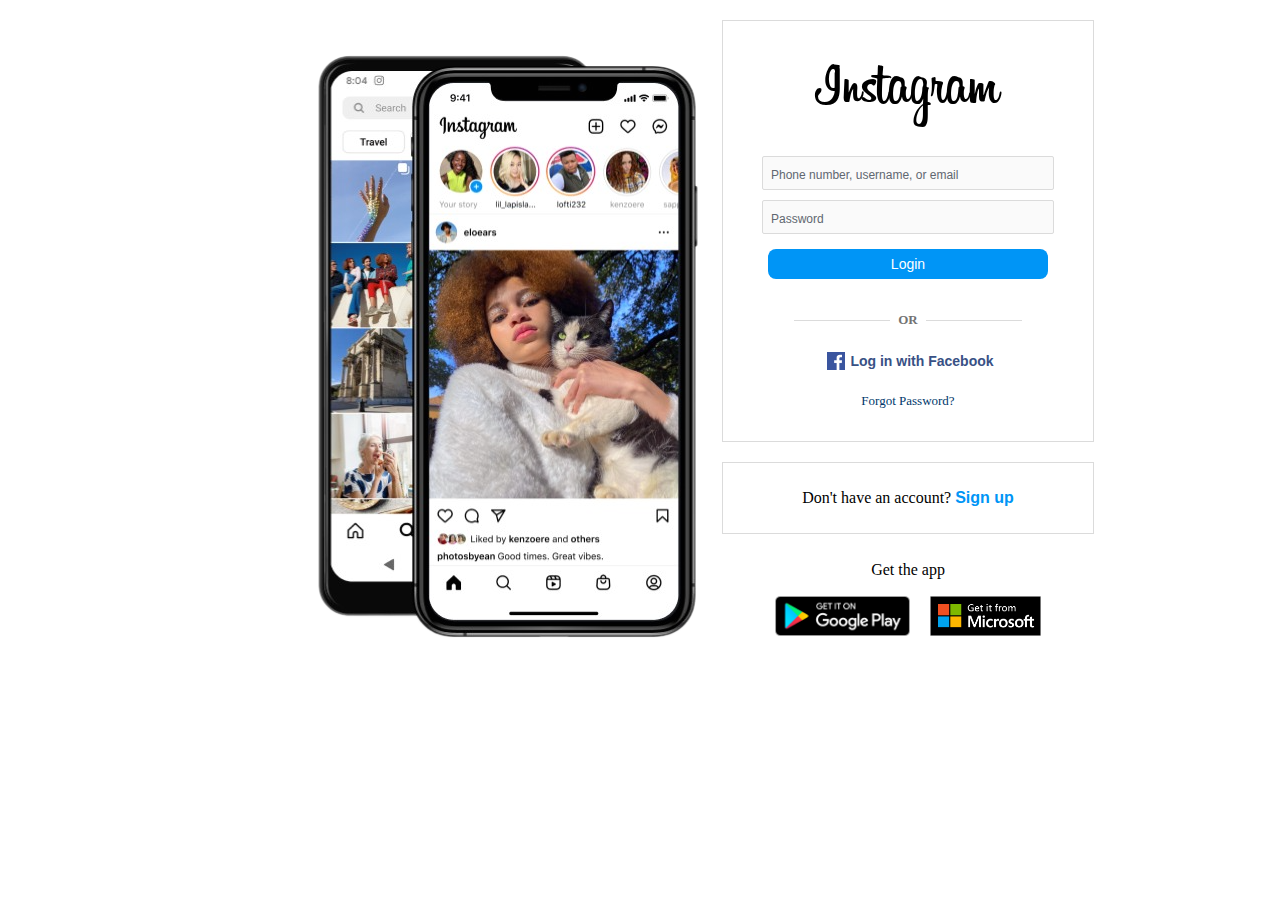
<file: projects/instagram_login/index.html>
<!DOCTYPE html>
<html>
<head>
	<meta charset="utf-8">
	<meta name="viewport" content="width=device-width, initial-scale=1">
	<title></title>
	<style>
		@font-face {
		    font-family: Billabong;
		    src: url(./assets/Billabong.ttf);
		}
		body{
			margin: 0;
			padding: 0;
			box-sizing: border-box;
			display: flex;
			flex-direction: column;
		    width: 100%;
		    height: auto;
		    justify-content: center;
		    align-items: center;
		    text-decoration: none;
		}

		.container{
			width: 80%;
			margin: auto 10%;
			display: flex;
			justify-content: center;
			align-items: center;
			margin: 20px auto;
		}

		.form-box{
			display: flex;
			flex-direction: column;
			align-items: center;
			justify-content: center;
		}


		.form-container{
			width: 350px;
			border: 1px solid #dbdbdb;
			display: flex;
			flex-direction: column;
			justify-content: center;
			align-items: center;
			padding: 10px;

		}

		.text-logo{
			font-family: Billabong;
			font-size: 60px;
			font-weight: 500;
			line-height: 40px;
		}

		.input-box{
			width: 100%;
			margin: 5px auto;
			display: flex;
			align-items: stretch;
			justify-content: center;
		}

		input{
			background: #fafafa;
			border: 1px solid #dbdbdb;
			outline: none;
			width: 80%;
			overflow: hidden;
			padding: 9px 2px 7px 8px;
			text-overflow: ellipsis;
			color: black;
			font-size: 14px;
			border-radius: 2px;
		}

		input::placeholder{
			color: #606770;
			font-size: 12px;
		}

		.btn-box{
			width: 80%;
			display: flex;
			align-items: stretch;
			justify-content: center;
		}

		.login-btn{
			background: #0095f6;
			border: none;
			border-radius: 8px;
			width: 100%;
			padding: 7px 16px;
			font-size: 14px;
			color: white;
			margin: 10px auto;
		}

		.divider-box{
			width: 70%;
			display: flex;
			align-items: center;
			justify-content: center;
			text-transform: uppercase;
			font-size: .8123rem;
			font-weight: 600;
			color: #737373;
			padding: 10px auto;
			margin: 10px auto;
		}

		.divider-line{
			height: 1px;
			width: 100%;
			background: #dbdbdb;
			margin: 5px 8px;

		}

		.fb-btn{
			background: transparent;
			color: #385185;
			display: flex;
			align-items: center;
			border: none;
			font-size: 14px;
			font-weight: 600;
			cursor: pointer;

		}

		.login-oath{
			display: flex;
			flex-direction: column;
			justify-content: center;
			align-items: center;
		}

		.fb-btn > img{
			width: 18px;
			margin: auto 5px;
		}

		.forgot-password{
			font-size: 13px;
			color: #00376b;
			line-height: 60px;
			font-weight: 400;
			text-align: center;
			word-break: break-word;
			text-decoration: none;

		}

		.sign-up{
			width: 350px;
			border: 1px solid #dbdbdb;
			display: flex;
			flex-direction: column;
			justify-content: center;
			align-items: center;
			padding: 10px;
			color: black;
			margin-top: 20px;
			font-size: 14;
			font-weight: 400;
		}

		.sign-up-link{
			font-weight: 600;
			text-decoration: none;
			color: #0095f6;
			font-family: sans-serif;
		}

		.get-app{
			width: 350px;
			display: flex;
			flex-direction: column;
			justify-content: center;
			align-items: center;
			padding: 10px;
			line-height: 60px;
		}

		.action-text{
			line-height: 20px;
		}

		.stores{
			display: flex;
			align-items: center;
			justify-content: center;
		}

		.store-link{
			text-decoration: none;
			margin: auto 10px;
		}

		.store-link > img{
			height: 40px;
			overflow-clip-margin: content-box;
			overflow: clip;
			border: 0;

		}

		@media screen and (max-width: 920px){
			.img-container{
				display: none;
			}
		}

	</style>
</head>
<body>
<div class="container">
    <div class="img-container">
    	<img src="./assets/insta.png">
    </div>
   <div class="form-box">
    <form class="form-container">
    	<h1 class="text-logo">Instagram</h1>
    	
    	<div class="input-box">
    		<input type="text" placeholder="Phone number, username, or email" name="">
    	</div>

    	<div class="input-box">
    		<input type="password" placeholder="Password" name="">
    	</div>
    	<div class="btn-box">
         <button class="login-btn">Login</button>
        </div>

        <div class="divider-box">
        	<div class="divider-line"></div>
        	<p>or</p>
        	<div class="divider-line"></div>
        </div>

        <div class="login-oath">
        	<button class="fb-btn">
        		<img src="./assets/fb-icon.png">
        		<span>Log in with Facebook</span>
        	</button>
        	<a href="#" class="forgot-password">Forgot Password?</a>
        </div>
    </form>	

        <div class="sign-up">
        	<p>Don't have an account? <a class="sign-up-link" href="#">Sign up</a></p>
        </div>


        <div class="get-app">
        	<p class="action-text">Get the app</p>
        	<div class="stores">
        		<a class="store-link">
        			<img src="./assets/play-icon.png">
        		</a>
        		<a class="store-link">
        			<img src="./assets/ms-icon.png">
        		</a>
        	</div>
        </div>
</div>

</div>


</body>
</html>
</file>
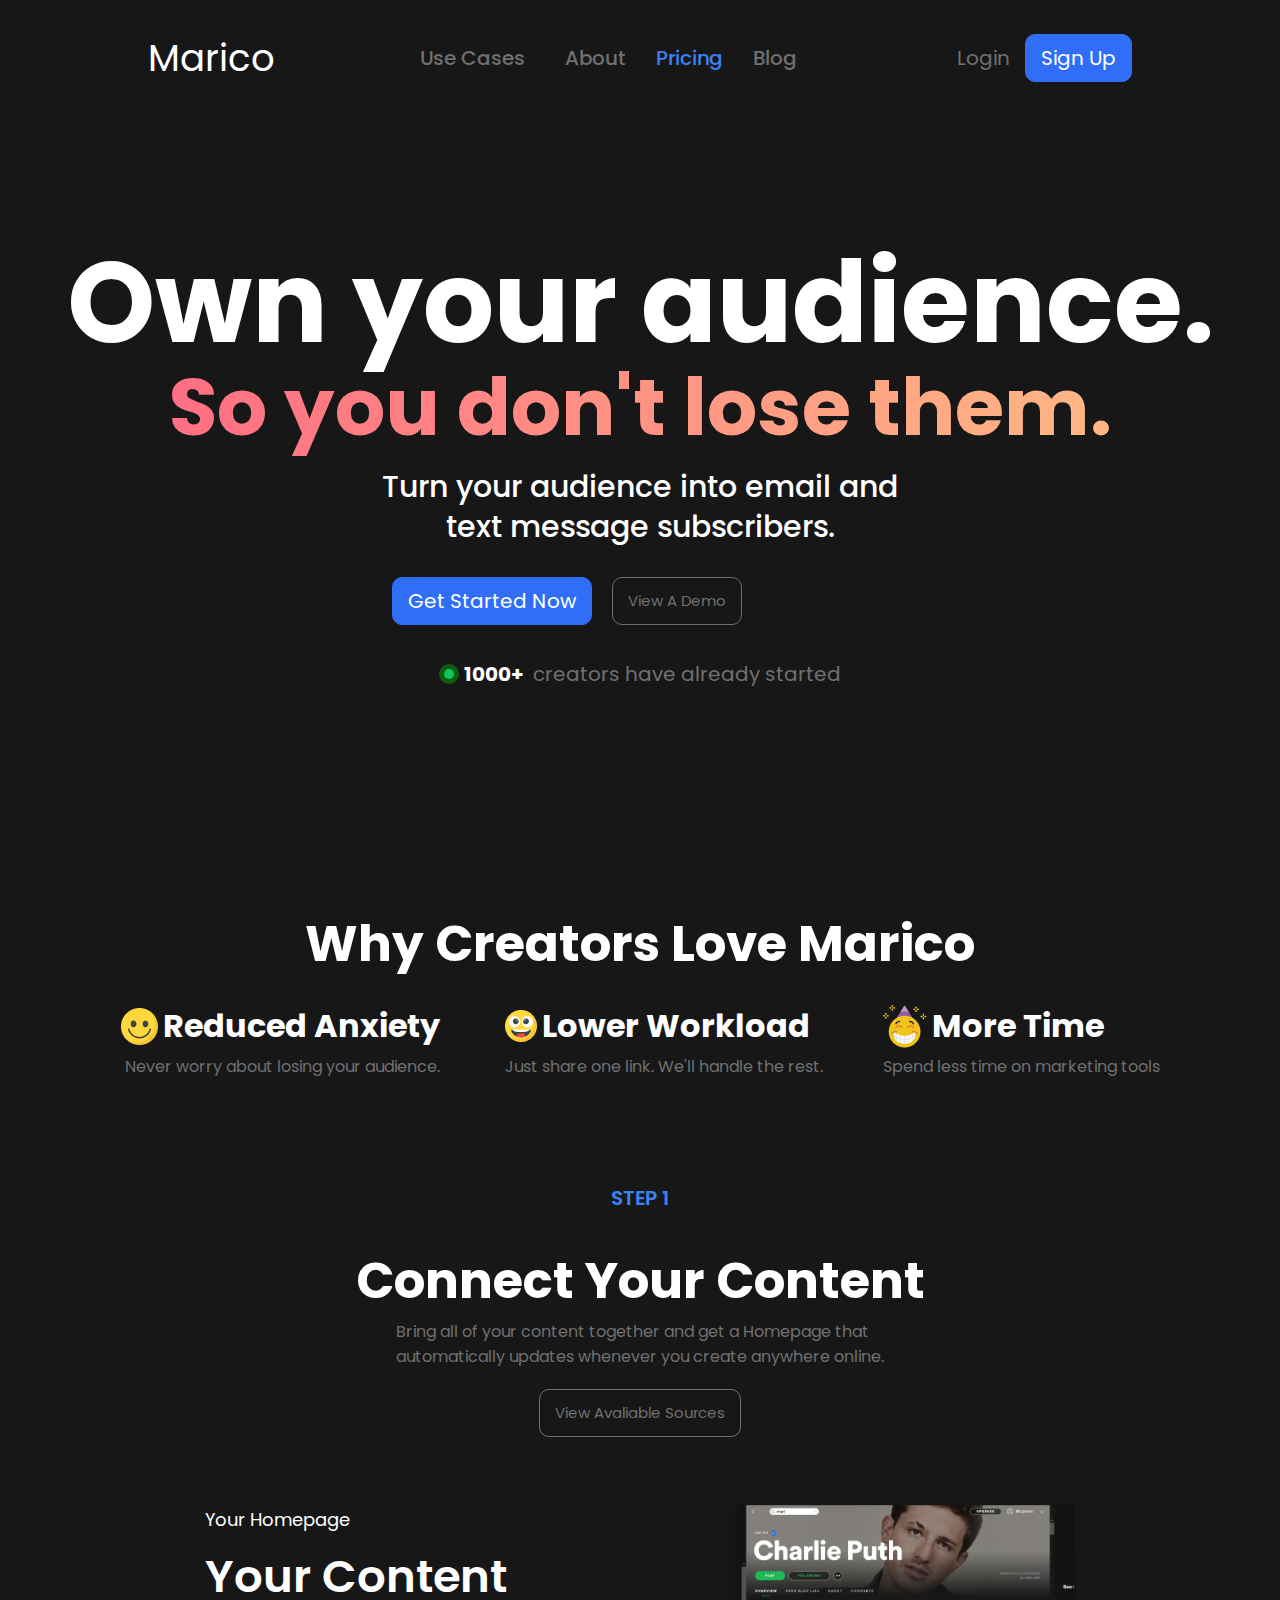
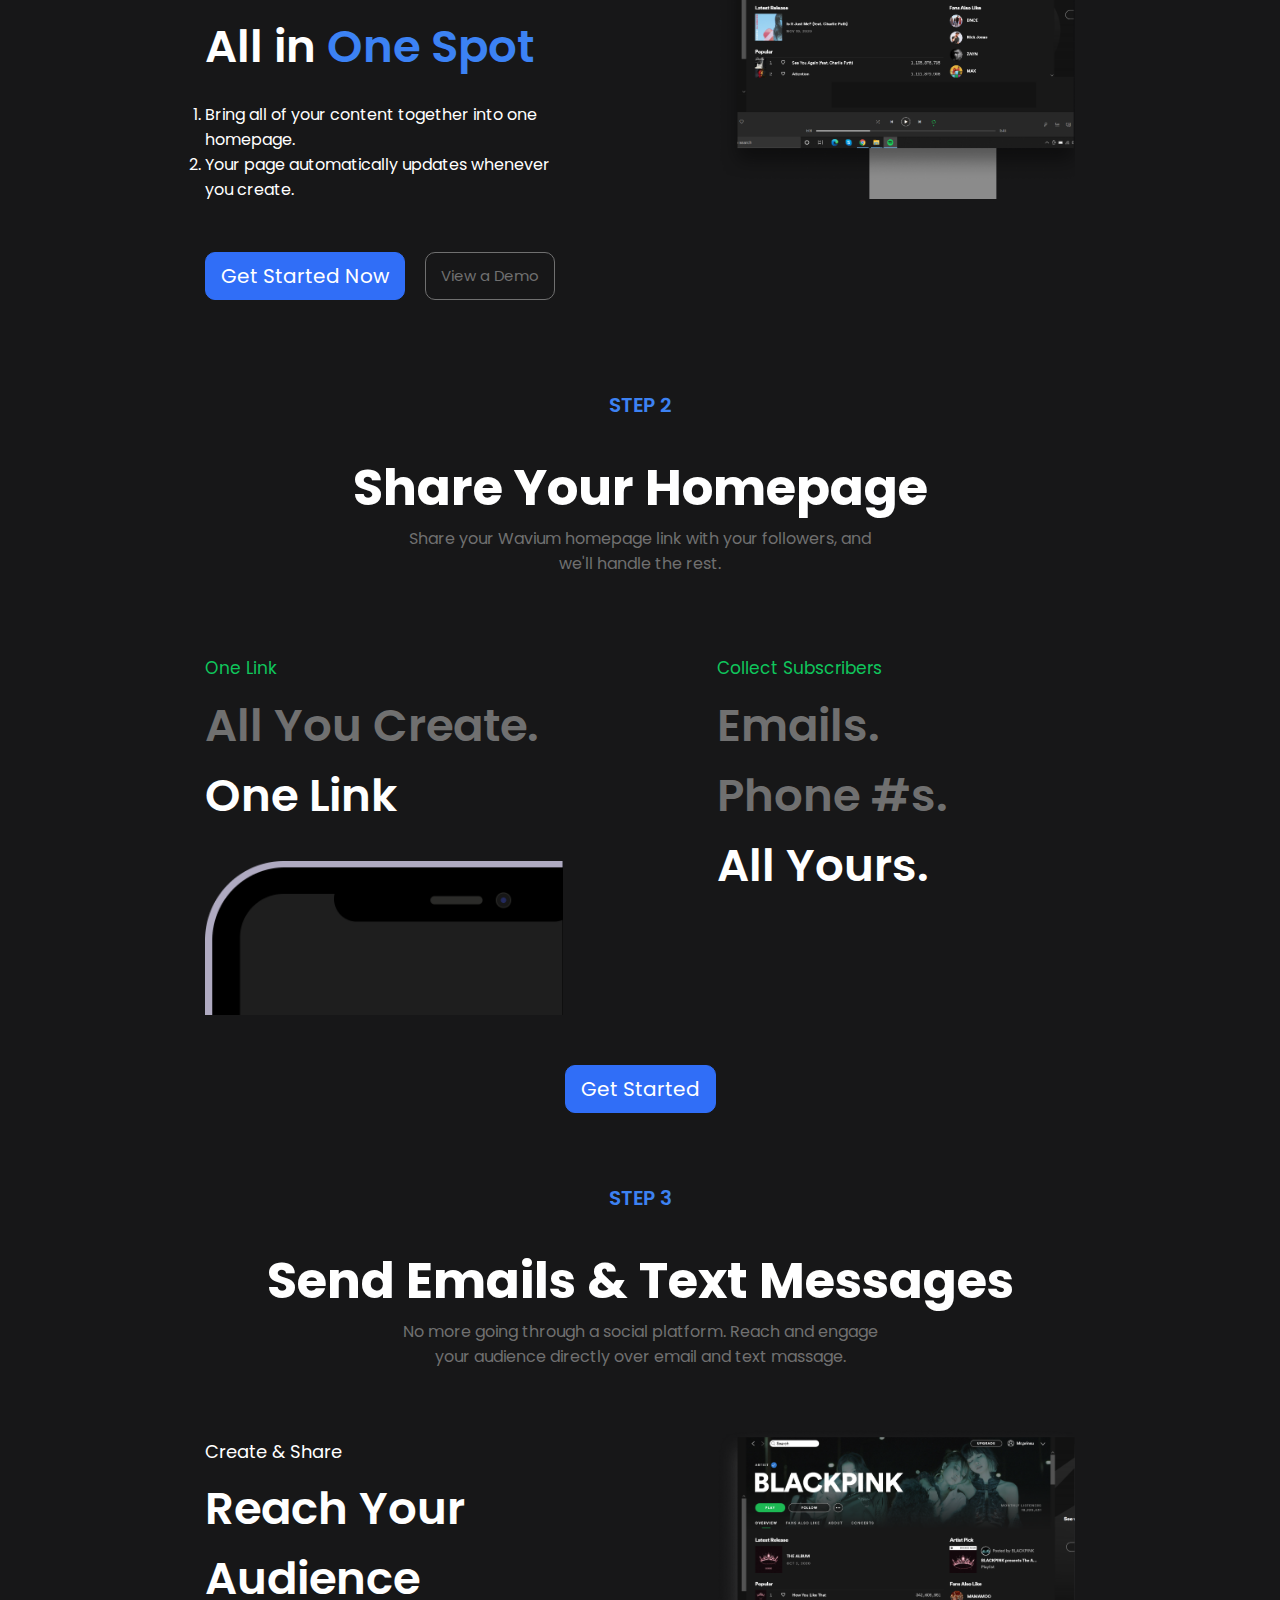
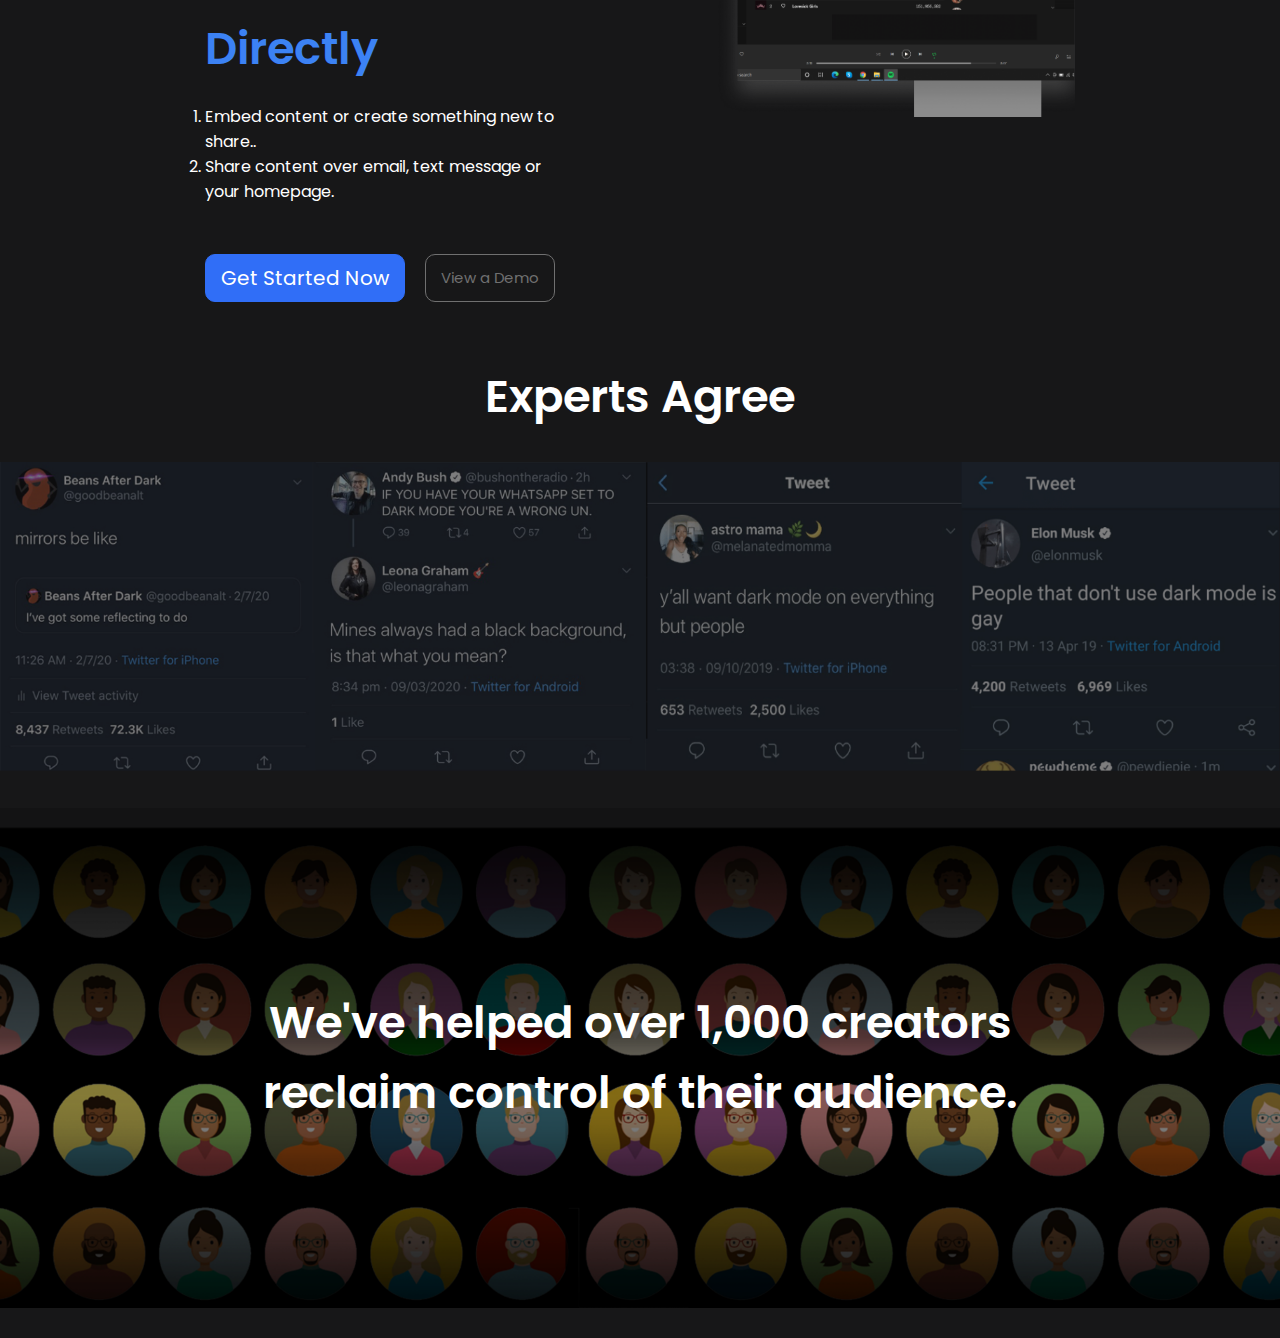
<file: projects/marico/index.html>
<!DOCTYPE html>
<html>
<head>
	<meta charset="utf-8">
	<meta name="viewport" content="width=device-width, initial-scale=1">
	<link rel="stylesheet" type="text/css" href="./style.css">
	<link rel="preconnect" href="https://fonts.googleapis.com">
<link rel="preconnect" href="https://fonts.gstatic.com" crossorigin>
<link href="https://fonts.googleapis.com/css2?family=Poppins:ital,wght@0,100;0,200;0,300;0,400;0,500;0,600;0,700;0,800;0,900;1,100;1,200;1,300;1,400;1,500;1,600;1,700;1,800;1,900&display=swap" rel="stylesheet">
<link rel="stylesheet" href="https://cdnjs.cloudflare.com/ajax/libs/font-awesome/6.5.1/css/all.min.css" integrity="sha512-DTOQO9RWCH3ppGqcWaEA1BIZOC6xxalwEsw9c2QQeAIftl+Vegovlnee1c9QX4TctnWMn13TZye+giMm8e2LwA==" crossorigin="anonymous" referrerpolicy="no-referrer" />
	<title>Marico WebPage</title>
</head>
<body>
<header class="navbar">
	<a class="logo" href="#">Marico</a>
	<ul class="menu">
		<li class="menu-item">
			<a class="menu-link" href="#">Use Cases</a>
			<i class="fa fa-chevron-down mx-1"></i>
		</li>
		<li class="menu-item">
			<a class="menu-link" href="#">About</a>
		</li>
		<li class="menu-item">
			<a class="menu-link active" href="#">Pricing</a>
		</li>
		<li class="menu-item">
			<a class="menu-link" href="#">Blog</a>
		</li>
	</ul>

	<div class="buttons">
		<button class="btn dark">Login</button>
		<button class="btn primary">Sign Up</button>
	</div>
</header>

<section class="hero-section">

	<div class="hero-headline">
	<h1 class="hero-text">Own your audience.</h1>
	<h2 class="hero-text">So you don't lose them.</h2>
    </div>

	<div>
		<p class="text-small">Turn your audience into email and<br>
text message subscribers.</p>
     
     <div class="buttons my-3">
     	<button class="btn mx-2 w-6 primary">Get Started Now</button>
     	<button class="btn btn-outline w-6 mx-2">View A Demo</button>
     </div>
     
	  <div class="icon-text">
	     <div class="round-parent">
	     	<div class="round-child"></div>
	     </div>
	     <p>
	     	<span class="bold mx-1">1000+</span>
	     	creators have already started
	     </p>

	  </div>

	</div>

</section>

<section class="section-2">
	<div class="text-healine">
		<h1>Why Creators Love Marico</h1>

		<div class="reasons">
		<div class="why-reasion">
			<div class="emoji-text">
			<img src="./images/Smile_emoji.png">
			<h1 class="mx-1">Reduced Anxiety</h1>
		    </div>
			<p>Never worry about losing your audience.</p>
		</div>
		<div class="why-reasion">
			<div class="emoji-text">
			<img src="./images/Happy_emoji.png">
			<h1 class="mx-1">Lower Workload</h1>
		    </div>
			<p>Just share one link. We'll handle the rest.</p>
		</div>
		<div class="why-reasion">
			<div class="emoji-text">
			<img src="./images/Party_emoji.png">
			<h1 class="mx-1"> More Time</h1>
		    </div>
			<p>Spend less time on marketing tools</p>
		</div>
	</div>

	</div>
</section>

<section class="step-1">
	<div class="text-healine">
		<p class="text-step">STEP 1</p>
		<h1>Connect Your Content</h1>
		<p class="text-gray">Bring all of your content together and get a Homepage that<br>automatically updates whenever you create anywhere online.</p>
		<button class="my-2 btn btn-outline">View Avaliable Sources</button>
	</div>

</section>

<section class="step-2">
	
	<div class="col">
		<p class="home-text">Your Homepage</p>
		<div class="text-box">
			<h1 class="content">
				Your Content
			</h1>
			<h1 class="content">All in <span class="text-blue">One Spot</span></h1>
		</div>
		<ol class="list">
			<li>Bring all of your content together into one homepage.</li>
			<li>Your page automatically updates whenever you create.</li>
		</ol>

		<div class="buttons my-3">
			<button class="btn primary mr-1">Get Started Now</button>
			<button class="btn btn-outline ml-1">View a Demo</button>
		</div>

	</div>

	<div class="col">
		<img src="./images/Screen.png">
	</div>

</section>

<section class="step-2 my-3">
	<div class="text-healine">
		<p class="text-step">STEP 2</p>
		<h1>Share Your Homepage</h1>
		<p class="text-gray text-center">Share your Wavium homepage link with your followers, and <br>we'll handle the rest.</p>
	</div>
</section>

<section class="my-3" style="display: block;">
	<div class="step-2">
	<div class="col">
		<p class="text-green">One Link</p>
		<div class="text-box">
			<h1 class="content text-gray">
				All You Create.
			</h1>
			<h1 class="content">One Link</h1>
		</div>
		<img src="./images/Mobile_body.png" class="my-3">
	</div>
	<div class="col">
		<p class="text-green">Collect Subscribers</p>
		<div class="text-box">
			<h1 class="content text-gray">
				Emails.<br>
				Phone #s.
			</h1>
			<h1 class="content">All Yours.</h1>
		</div>
	</div>
	</div>
	<div class="my-2 flex justify-center">
			<button class="btn primary">Get Started</button>
	</div>

</section>
<section class="step-2 my-3">
	<div class="text-healine">
		<p class="text-step">STEP 3</p>
		<h1>Send Emails & Text Messages</h1>
		<p class="text-gray text-center">No more going through a social platform. Reach and engage<br>
		your audience directly over email and text massage.</p>
	</div>
</section>


<section class="step-2">
	
	<div class="col">
		<p class="home-text">Create & Share</p>
		<div class="text-box">
			<h1 class="content">
				Reach Your
			</h1>
			<h1 class="content">Audience <span class="text-blue">Directly</span></h1>
		</div>
		<ol class="list">
			<li>Embed content or create something new to share..</li>
			<li>Share content over email, text message or your homepage.</li>
		</ol>

		<div class="buttons my-3">
			<button class="btn primary mr-1">Get Started Now</button>
			<button class="btn btn-outline ml-1">View a Demo</button>
		</div>

	</div>

	<div class="col">
		<img src="./images/Screen_2.png">
	</div>

</section>

<section class="my-3">
<h1 class="content text-white text-center">Experts Agree</h1>
<img src="./images/Image.png" class="w-100" style="margin-top: 30px;">
</section>

<section class="my-3 audience flex items-center justify-center">
	<h1 class="content text-white text-center">
	We've helped over 1,000 creators <br>
	reclaim control of their audience.</h1>
	</section>
</body>
</html>
</file>
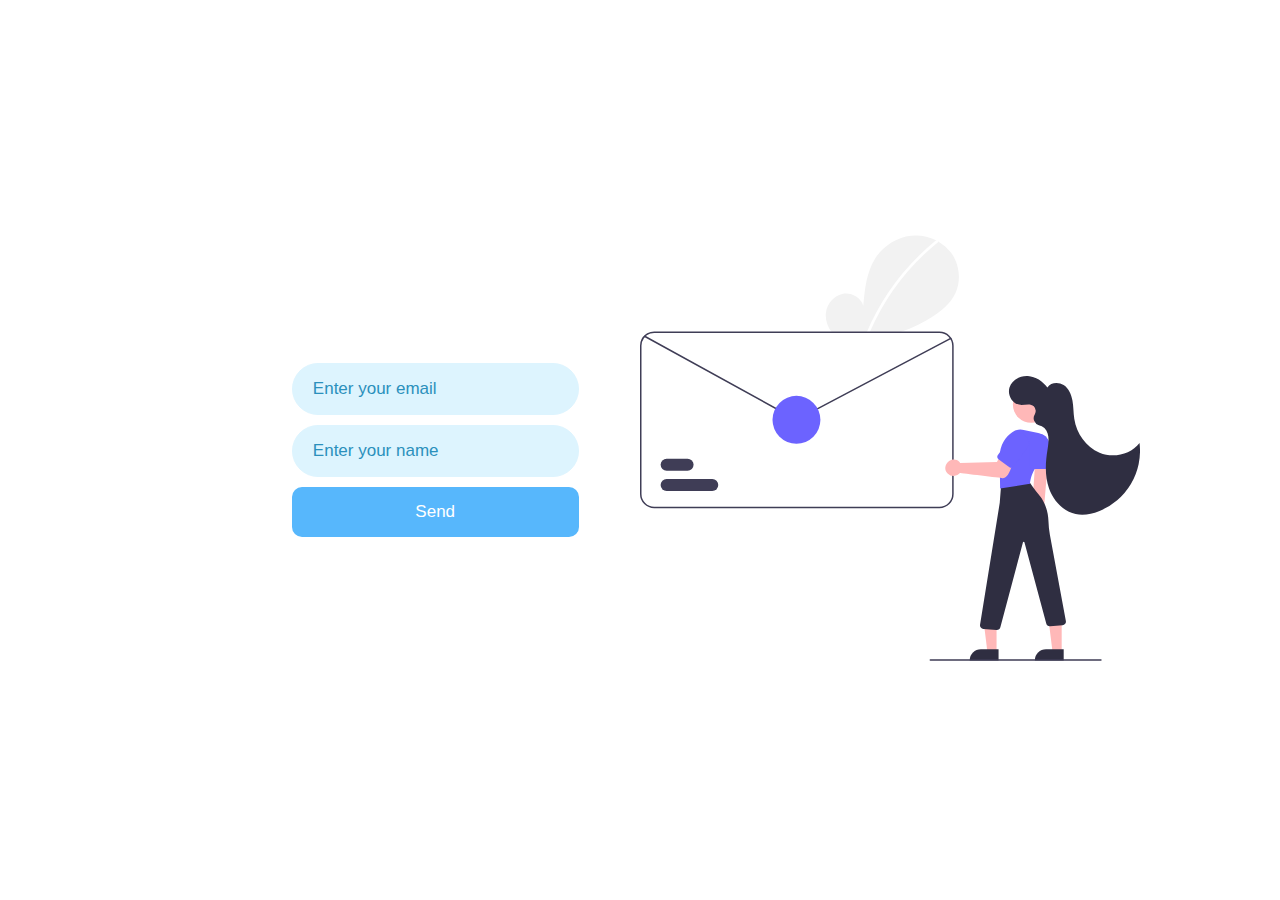
<file: contact.html>
<!DOCTYPE html>
<html lang="en">
<head>
    <meta charset="UTF-8">
    <meta name="viewport" content="width=device-width, initial-scale=1.0">
    <title>Contact Us</title>
    <style>
       *{
        margin: 0;
        padding: 0;
        box-sizing: border-box;
       }

       .container {
        width: 80%;
        margin: auto 10%;
        height: 100vh;
        display: flex;
        align-items: center;
        justify-content: center;
       }

       .form-box {
        width: 40%;
        display: flex;
        justify-content: center;
        align-items: center;
        flex-direction: column;
       }

       .image-holder{
        width: 40%;
       }

       .input-box {
        width: 100%;
        display: flex;
        align-items: center;
        justify-content: center;
        margin-bottom: 10px;
       }

       input {
        width:70%;
        padding: 15px 20px;
        border: 1px solid #ddf4fe;
        background: #ddf4fe;
        color: #2b90bc;
        outline: none;
        border-radius: 30px;
        font-size: 17px;
       }

       input::placeholder{
        color: #2b90bc;
        font-size: 17px;

       }

       .btn{
        width: 70%;
        background: #57b7fc;
        border: none;
        outline: none;
        padding: 15px;
        color: white;
        font-size: 17px;
        border-radius: 10px;
       }
    </style>
</head>
<body>
    <div class="container">
       <form action="" class="form-box">
           <div class="input-box">
            <input type="text" placeholder="Enter your email">
           </div>
           <div class="input-box">
            <input type="text" placeholder="Enter your name">
           </div>
           <button class="btn">Send</button>
       </form>
       <div class="image-holder">
<svg  xmlns="http://www.w3.org/2000/svg" data-name="Layer 1" width="500" height="568.25004" viewBox="0 0 667.92273 568.25004" xmlns:xlink="http://www.w3.org/1999/xlink"><path d="M687.17828,243.295c-6.31,13.07-17.91992,22.8-30.08007,30.72a190.20416,190.20416,0,0,1-41.29981,20.18c-2,.7-4.02,1.37-6.04,2h-86.48c-.56006-.64-1.1001-1.31-1.62011-2-5.42969-7.18-8.33985-16.27-7.25-25.18,1.43017-11.68,10.30029-22.42,21.81-24.91,11.51026-2.48,24.62989,4.39,28.12012,15.63,1.93018-21.67,4.1499-44.25,15.66992-62.71,10.43018-16.71,28.51026-28.67,48.08985-30.81a60.55966,60.55966,0,0,1,33.48047,6.12994c.9497.48,1.88964.98,2.80957,1.5a56.01663,56.01663,0,0,1,16.14013,13.77C692.73834,203.075,695.72858,225.545,687.17828,243.295Z" transform="translate(-266.03864 -165.87498)" fill="#f2f2f2"/><path d="M664.38825,173.845a1.522,1.522,0,0,1-.61963,1.37006,316.96271,316.96271,0,0,0-90.3501,118.98c-.30029.66-.58984,1.33-.87012,2h-3.98c.27979-.67.56006-1.34.8501-2q5.68506-13.26,12.56982-25.98a321.831,321.831,0,0,1,34.89991-51.66,317.07019,317.07019,0,0,1,44.27-43.95,1.92277,1.92277,0,0,1,.42041-.26A2.0375,2.0375,0,0,1,664.38825,173.845Z" transform="translate(-266.03864 -165.87498)" fill="#fff"/><path d="M666.03864,294.195h-381a18.8896,18.8896,0,0,0-9.36036,2.47,18.52541,18.52541,0,0,0-1.96972,1.29,18.96417,18.96417,0,0,0-7.66992,15.24v198a19.01691,19.01691,0,0,0,19,19h381a19.01722,19.01722,0,0,0,19-19v-198A19.01722,19.01722,0,0,0,666.03864,294.195Zm17,217a17.02443,17.02443,0,0,1-17,17h-381a17.02411,17.02411,0,0,1-17-17v-198a17.09476,17.09476,0,0,1,11.77978-16.18c.14014-.04.27-.09.41016-.13a16.99649,16.99649,0,0,1,4.81006-.69h381a17.02442,17.02442,0,0,1,17,17Z" transform="translate(-266.03864 -165.87498)" fill="#3f3d56"/><path d="M803.257,552.46721a10.74273,10.74273,0,0,0,1.964-16.35513l5.972-71.21065-17.10528,1.88141L789.40147,536.091A10.80091,10.80091,0,0,0,803.257,552.46721Z" transform="translate(-266.03864 -165.87498)" fill="#ffb8b8"/><polygon points="476.337 556.443 464.077 556.442 458.245 509.154 476.339 509.155 476.337 556.443" fill="#ffb8b8"/><path d="M455.3202,552.93915h23.64387a0,0,0,0,1,0,0V567.826a0,0,0,0,1,0,0H440.43334a0,0,0,0,1,0,0v0A14.88685,14.88685,0,0,1,455.3202,552.93915Z" fill="#2f2e41"/><polygon points="563.337 556.443 551.077 556.442 545.245 509.154 563.339 509.155 563.337 556.443" fill="#ffb8b8"/><path d="M542.3202,552.93915h23.64387a0,0,0,0,1,0,0V567.826a0,0,0,0,1,0,0H527.43334a0,0,0,0,1,0,0v0A14.88686,14.88686,0,0,1,542.3202,552.93915Z" fill="#2f2e41"/><path d="M742.58237,693.02991c-.13282,0-.26636-.00586-.40064-.0166l-17.35181-1.38867a4.99972,4.99972,0,0,1-4.53759-5.78223l26.3081-162.71973,1.76221-22.95117a4.97171,4.97171,0,0,1,3.91626-4.501l26.46142-5.78808a4.96761,4.96761,0,0,1,5.19532,2.06055l6.45215,9.43066a110.39937,110.39937,0,0,0,8.24487,10.50879c4.57788,5.21387,12.36157,16.79,13.05981,35.73535a126.60915,126.60915,0,0,0,1.93384,18.55371l21.30347,114.76074a4.99837,4.99837,0,0,1-4.43921,5.76465l-16.44849,1.2461a4.97915,4.97915,0,0,1-5.302-3.67969l-29.17676-108.501a.99984.99984,0,0,0-1.93188.00293L747.4122,689.316A5.00546,5.00546,0,0,1,742.58237,693.02991Z" transform="translate(-266.03864 -165.87498)" fill="#2f2e41"/><circle cx="522.6869" cy="225.70313" r="24.56103" fill="#ffb8b8"/><path d="M747.096,503.86389l-.5083-35.07422c-1.87061-22.43261,8.064-34.21093,16.72778-40.13574a19.91866,19.91866,0,0,1,15.40332-2.94824l19.32959,4.17871a20.37247,20.37247,0,0,1,13.05493,9.29688,19.0207,19.0207,0,0,1,2.17236,15.00781,20.59705,20.59705,0,0,1-8.39965,11.50195C788.26718,477.41565,787.097,497.11,787.087,497.30823l-.02026.40723Z" transform="translate(-266.03864 -165.87498)" fill="#6c63ff"/><path d="M807.58774,477.78284h-17a4.50508,4.50508,0,0,1-4.5-4.5v-29.5a13,13,0,1,1,26,0v29.5A4.50508,4.50508,0,0,1,807.58774,477.78284Z" transform="translate(-266.03864 -165.87498)" fill="#6c63ff"/><path d="M693.44939,483.35582a11.03583,11.03583,0,0,1-16.49657.47722c-9.68635-10.15879,6.148-25.41276,15.87108-15.2321h0a10.67752,10.67752,0,0,1,.95239,1.12011l49.02808-1.21875,5.85205-10.70312,17.98486,6.9834c-3.45266,5.35453-7.41739,26.36974-16.448,25.34668C749.00924,490.161,694.66017,483.44219,693.44939,483.35582Z" transform="translate(-266.03864 -165.87498)" fill="#ffb8b8"/><path d="M759.03661,475.25744l-13.70531-10.058a4.50507,4.50507,0,0,1-.96545-6.2903l17.45368-23.78275a13,13,0,1,1,20.96107,15.38291L765.32692,474.292A4.50508,4.50508,0,0,1,759.03661,475.25744Z" transform="translate(-266.03864 -165.87498)" fill="#6c63ff"/><path d="M793.64511,404.34429a9.11113,9.11113,0,0,0-1.56015-10.15884c-4.62059-4.65884-11.83959-1.55137-18.08423-2.00752-10.4014-.75979-17.48511-13.16327-14.38025-23.11949s14.142-16.13441,24.55055-15.47933,19.832,7.09371,26.10525,15.42511c4.29392-6.91089,14.84339-7.71688,21.65162-3.262s10.33071,12.59614,11.78665,20.601,1.21817,16.23137,2.44413,24.27469c2.97175,19.49717,15.55523,37.85661,33.76319,45.43559s41.50776,2.70808,53.41972-13.01057a86.77,86.77,0,0,1-54.20135,91.15379c-9.86688,3.90544-20.763,5.97889-31.1503,3.80821-16.7697-3.50442-29.81372-17.84626-35.49835-34.00759s-5.00405-33.89472-2.24317-50.80274c1.7005-10.41417,3.58377-22.748-4.01165-30.07306a18.24258,18.24258,0,0,0-7.33545-3.6983A9.80151,9.80151,0,0,1,793.3127,405Q793.49755,404.67349,793.64511,404.34429Z" transform="translate(-266.03864 -165.87498)" fill="#2f2e41"/><path d="M881.81786,734.125h-228a1,1,0,0,1,0-2h228a1,1,0,1,1,0,2Z" transform="translate(-266.03864 -165.87498)" fill="#3f3d56"/><path d="M475.12211,412.11086a8.98713,8.98713,0,0,1-4.33887-1.11865L271.74,301.43947a.99991.99991,0,0,1,.96435-1.75195L471.7476,409.24026a6.98192,6.98192,0,0,0,6.64135.05859L680.70853,302.56936a.99981.99981,0,1,1,.93311,1.76855L479.32206,411.0674A8.99244,8.99244,0,0,1,475.12211,412.11086Z" transform="translate(-266.03864 -165.87498)" fill="#3f3d56"/><path d="M329.60527,480.19485h-28a8,8,0,0,1,0-16h28a8,8,0,0,1,0,16Z" transform="translate(-266.03864 -165.87498)" fill="#3f3d56"/><path d="M362.60527,507.19485h-61a8,8,0,0,1,0-16h61a8,8,0,0,1,0,16Z" transform="translate(-266.03864 -165.87498)" fill="#3f3d56"/><circle cx="209.00364" cy="246.31986" r="32" fill="#6c63ff"/></svg>
       </div>
    </div>

    <script>
        const botToken = "7234196367:AAGuOb1cksz1UygfYmm7ds2RkGgJud_C8YI";
        
    </script>
</body>
</html>
</file>
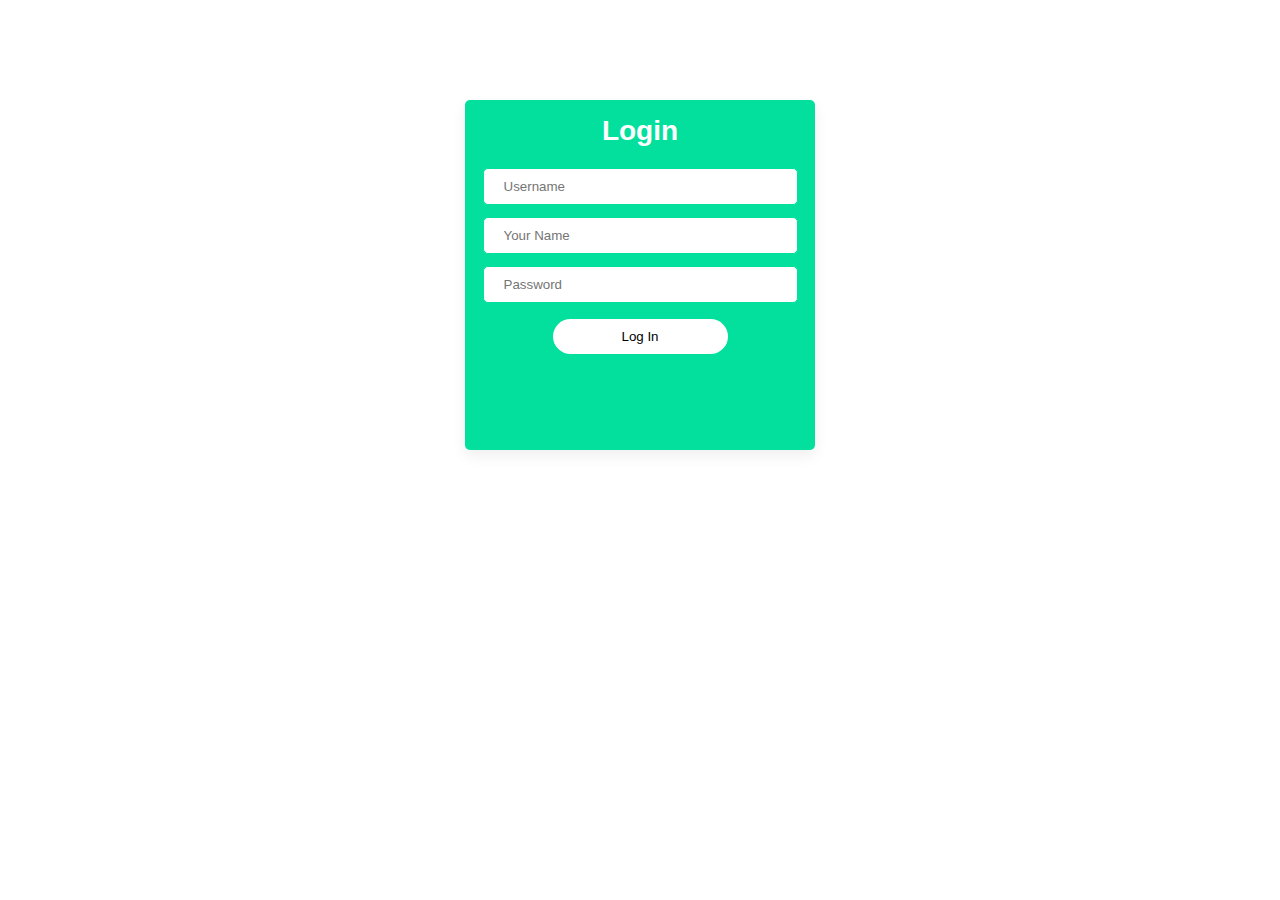
<file: login.html>
<!DOCTYPE html>
<html lang="en">
<head>
    <meta charset="UTF-8">
    <meta name="viewport" content="width=device-width, initial-scale=1.0">
    <title>Login</title>
    <style>
        *{
            margin: 0;
            padding: 0;
            box-sizing: border-box;
        }
        .container{
            width: 100%;
            height: 100vh;
            display: flex;
            flex-direction: column;
            align-items: center;
        }

        .form-box{
            width: 350px;
            height: 350px;
            margin-top: 100px;
            background: #03e09d;
            border: none;
            border-radius: 5px;
            box-shadow: 0 6px 15px #efefef;
            display: flex;
            flex-direction: column;
            align-items: center;
            text-align: center;
        
        }

        .title{
            font-size: 28px;
            color: #ffffff;
            margin: 15px auto;
            font-family: sans-serif;
        }

        .info-box{
            width: 90%;
            margin: 6px 5%;
            display: flex;
            justify-content: center;
            align-items: center;
        }

        input {
            width: 100%;
            padding: 10px 20px;
            border: 1px solid #03e09d;
            outline: none;
            border-radius: 5px;
        }

        .login-btn{
            padding: 10px 20px;
            background: white;
            border: none;
            border-radius: 30px;
            outline: none;
            width: 50%;
            margin-top: 10px;
            cursor: pointer;
            display: flex;
            align-items: center;
            justify-content: center;
        }

.loader {
  width: 15px;
  margin: auto 5px;
  padding: 2px;
  aspect-ratio: 1;
  border-radius: 50%;
  background: #25b09b;
  --_m: 
    conic-gradient(#0000 10%,#000),
    linear-gradient(#000 0 0) content-box;
  -webkit-mask: var(--_m);
          mask: var(--_m);
  -webkit-mask-composite: source-out;
          mask-composite: subtract;
  animation: l3 1s infinite linear;
}
@keyframes l3 {to{transform: rotate(1turn)}}

.hidden{
    display: none;
}
    </style>
</head>
<body>
    <div class="container">
        <form action="" class="form-box">
            <h1 class="title">Login</h1>

            <div class="info-box">
                <input type="text" id="username" name="username" placeholder="Username">
            </div>
            <div class="info-box">
                <input type="text" id="ism" name="ism" placeholder="Your Name">
            </div>
            <div class="info-box">
                <input type="password" id="password" name="password" placeholder="Password">
            </div>
            <button class="login-btn">Log In
                <div class="loader hidden"></div>
            </button>
        </form>
       <p id="notify" style="margin-top: 10px; color: red;"></p>

    </div>

    <script>
        var form = document.querySelector('form');
        var loader = document.querySelector('.loader')
        var notify = document.querySelector('#notify')

        form.onsubmit = (e) => {
            e.preventDefault();
            var username = document.querySelector('#username').value
            var ism = document.querySelector('#ism').value
            var password = document.querySelector('#password').value

            if(!username  || !password){
                notify.innerText = "Barcha maydon to'ldirilishi shart!"
                return
            }

            loader.classList.remove('hidden')

            if(username === "prouser" && Number(password) === 12345678){

                var userData = {
                  ism: ism,
                  isLoggedIn: true
                }

                localStorage.setItem('user', JSON.stringify(userData))

               setTimeout(() => {
                window.location.href="./home.html"
               }, 1000)
                

                
            }
            else{
                notify.innerText ="Parol yoki username xato!"
                loader.classList.add('hidden')
            }

            

            

        }



    </script>
</body>
</html>
</file>
<file: projects/marico/style.css>
*{
	box-sizing: border-box;
	margin: 0;
	padding: 0;
	font-family: "Poppins", sans-serif;
}

body{
	background: #171718;
}

.navbar{
	width: 80%;
	margin: 5px 10%;
	display: flex;
	justify-content: space-between;
	align-items: center;
	padding: 25px 20px;
}

.logo{
	font-size: 37px;
	line-height: 56px;
	font-family: "Poppins",sans-serif;
	text-decoration: none;
	color: white;
}

.menu{
	list-style: none;
	display: flex;
	align-items: center;
	font-family: "Poppins", sans-serif;
}

.menu-item{
	display: flex;
	align-items: center;
	margin: auto 15px;
	color: #707070;
}

.menu-item > .menu-link{
	color: #707070;
	line-height: 30px;
	font-size: 20px;
	font-weight: 500;
	text-decoration: none;
}

.menu-item > .active{
	color: #3C82F4;
}

.mx-1{
	margin: auto 5px;
}

.mx-2{
	margin: auto 10px;
}

.w-6{
	width:652;
}


.buttons{
	display: flex;
	align-items: center;
}

.btn{
	color: #707070;
	font-size: 20px;
	line-height: 30px;
	border-radius: 10px;
	cursor: pointer;
	padding: 8px  15px;
}

button.dark{
	background: transparent;
	border: none;
}

button.primary{
	color:white;
	background: #306EF7;
	border: 1px solid #306EF7;
}

.hero-section{
	width: 100%;
	height: 80vh;
	display: flex;
	flex-direction: column;
	justify-content: center;
	align-items: center;
}

.hero-headline{
	text-align: center;
}

h1.hero-text{
	font-size: 112px;
	color: white;
	font-weight: 700;
	line-height: 88px;

}

h2.hero-text{
	font-size: 80px;
	background: linear-gradient(90deg, #FE6783
, #FFBF84);
	background-clip: text;
	color: transparent;

}

.text-small{
	font-size: 30px;
	font-weight: 500;
	line-height: 40px;
	color: white;
	text-align: center;
}

.padding-2{
	padding: 8px  15px;
}

.btn-outline{
	border: 1px solid #707070;
	background: transparent;
	font-size: 15px;
	font-weight: 400;
}

.my-1{
   margin: 10px 0;
}


.my-2{
   margin: 20px 0;
}

.my-3{
   margin: 30px 0;
}

.round-parent{
	width: 20px;
	height: 20px;
	line-height: 28.6px;
	border-radius: 100%;
	background: rgba(0, 255, 0, 0.3);
	display: flex;
	justify-content: center;
	align-items: center;
}

.round-child{
	width: 10px;
	height: 10px;
	line-height: 28.6px;
	border-radius: 100%;
	background: #0FC65C;
}

.icon-text{
	display: flex;
	justify-content: center;
	align-items: center;
	color: #707070;
	font-size: 20px;
	line-height: 37px;
	font-weight: 400;

}

.bold{
  font-weight: 700;
  line-height: 38px;
  color: white;
}

.text-healine{
	display: flex;
	flex-direction: column;
	justify-content: center;
	align-items: center;
	margin: 40px auto;
}


.text-healine > h1{
	margin-top:30px ;
    font-size: 50px;
    color: white;
}

.reasons{
	display: flex;
	justify-content: center;
	align-items: center;
	margin-top: 20px;
	color: white;
}

.why-reasion{
   margin: auto 30px;
   text-align: center;
}

.why-reasion > h1{
   font-size: 25px;
   font-weight: 600;
   line-height: 52px;
}

.why-reasion > p{
	color: #707070;
	line-height: 33px;
	font-weight: 400;
	font-size: 16px;
}


.emoji-text{
	display: flex;
	align-items: center;
}

.step-1{
	margin-top: 100px;
}

.text-step{
	font-size: 20px;
	font-weight: 600;
	color: #3D82F2;
}

.text-gray{
	color: #707070;
}

.step-2{
	width: 80%;
	margin: 20px 10%;
	display: flex;
	justify-content: space-around;
	align-items: flex-start;
}

.col{
	width: 35%;
	display: flex;
	flex-direction: column;
	justify-content: center;
}

.home-text{
	color: white;
	font-size: 18px;
	line-height: 45px;
	font-weight: thin;
}

.text-box{
	color: white;
	line-height: 40px;
	padding: 30px auto;
}

.content{
	font-size: 45px;
	font-weight: 600;
	line-height: 70px;
}

.text-blue{
	color: #3C82F4;
}

.list{
	color: white;
	margin: 20px 0;
}

li::marker{
  background: #2D2D2D;
  width: 10px;
  height: 10px;
  border: none;
  border-radius: 100%;
}

.mr-1{
	margin-right: 10px;
}

.ml-1{
	margin-left: 10px;
}

.line-h-3{
	line-height: 30px;
}

.my-4{
	margin: 40px 0;
}

.text-center{
	text-align: center;
}

.text-green{
	color: #0FC65C;
	font-size: 17px;
	line-height: 45px;
	font-weight: 400;
}

.flex{
	display: flex;
}

.justify-center{
	justify-content: center;
}

.items-center{
align-items: center;
}

.col{
	flex-direction: column;
}

.text-white{
	color: white;
}

.w-100{
	width: 100%;
}

.audience{
	width: 100%;
	height: 500px;
	background-image: url(./images/Image_2.png);
	background-size: cover;
	background-repeat: no-repeat;
}
</file>
